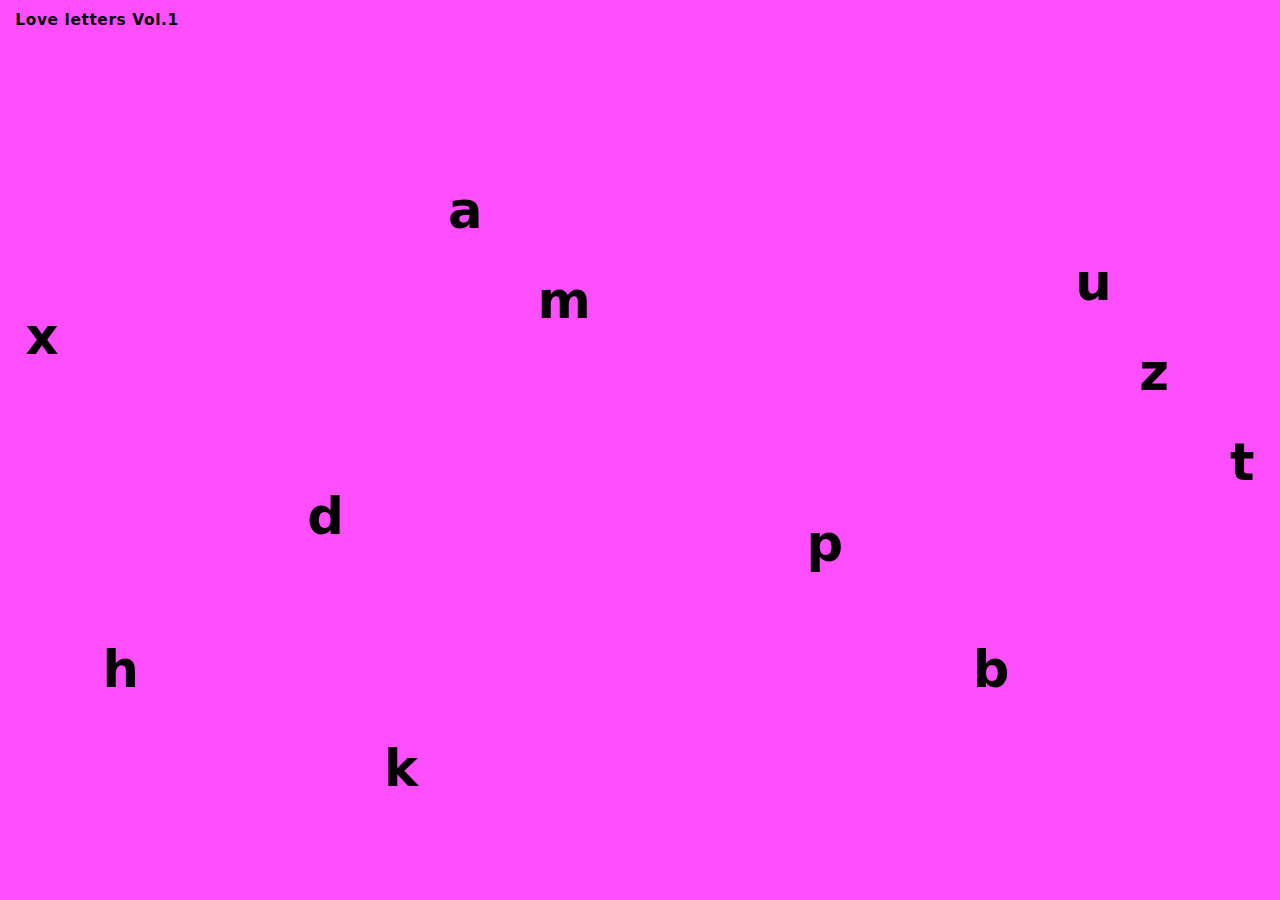
<file: index.html>
<!DOCTYPE html>
<html lang="en">
  <head>
    <meta charset="utf-8" />
    <meta name="viewport" content="width=device-width, initial-scale=1" />
    <title>Love Letters Vol.1</title>
    <link rel="stylesheet" href="style.css" />
    <link
      rel="preload"
      href="fonts/NeueMontreal-Bold.otf"
      as="font"
      type="font/otf"
      crossorigin
    />
  </head>
  <body>
    <main class="stage">
      <!-- top-left label -->
      <span class="label">Love letters Vol.1</span>

      <!-- scattered linked letters -->
      <a href="monotype1/mono1.html" class="scatter s-x">x</a>
      <a href="monotype2/mono2.html" class="scatter s-a">a</a>
      <a href="monotype3/mono3.html" class="scatter s-m">m</a>
      <a href="sketch-d/" class="scatter s-d">d</a>
      <a href="sketch-h/" class="scatter s-h">h</a>
      <a href="sketch-k/" class="scatter s-k">k</a>

      <a href="sketch-p/" class="scatter s-p">p</a>
      <a href="sketch-b/" class="scatter s-b">b</a>

      <a href="sketch-u/" class="scatter s-u">u</a>
      <a href="sketch-z/" class="scatter s-z">z</a>
      <a href="sketch-t/" class="scatter s-t">t</a>
    </main>
  </body>
</html>
</file>
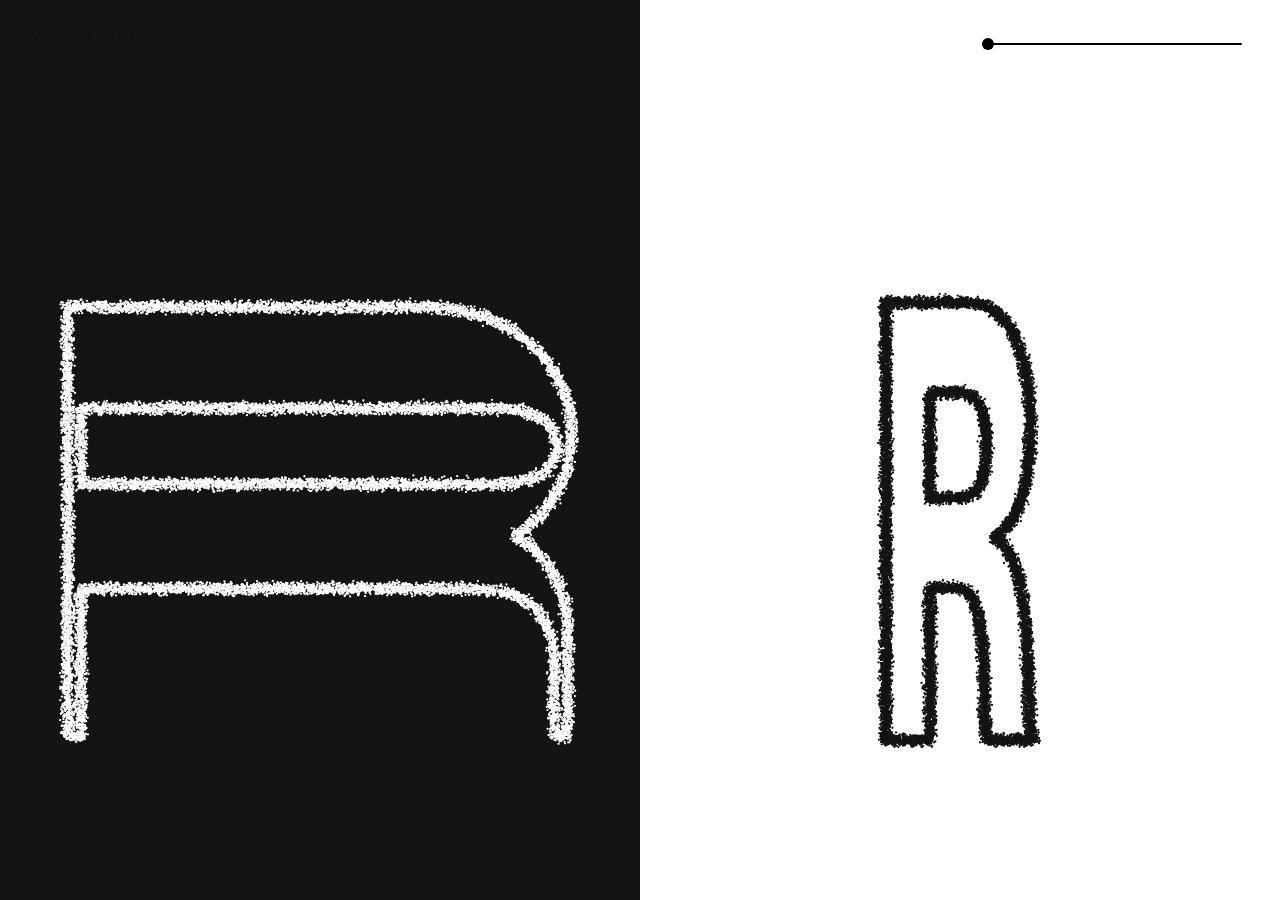
<file: monotype2/mono2.html>
<!DOCTYPE html>
<html lang="en">
  <head>
    <meta charset="utf-8" />
    <meta name="viewport" content="width=device-width, initial-scale=1.0">

    <title>Sketch</title>

    <link rel="stylesheet" type="text/css" href="style.css">

    <script src="libraries/p5.min.js"></script>
    <script src="libraries/p5.sound.min.js"></script>
  </head>

  <body>
    <script src="sketch.js"></script>
  </body>
</html>
</file>
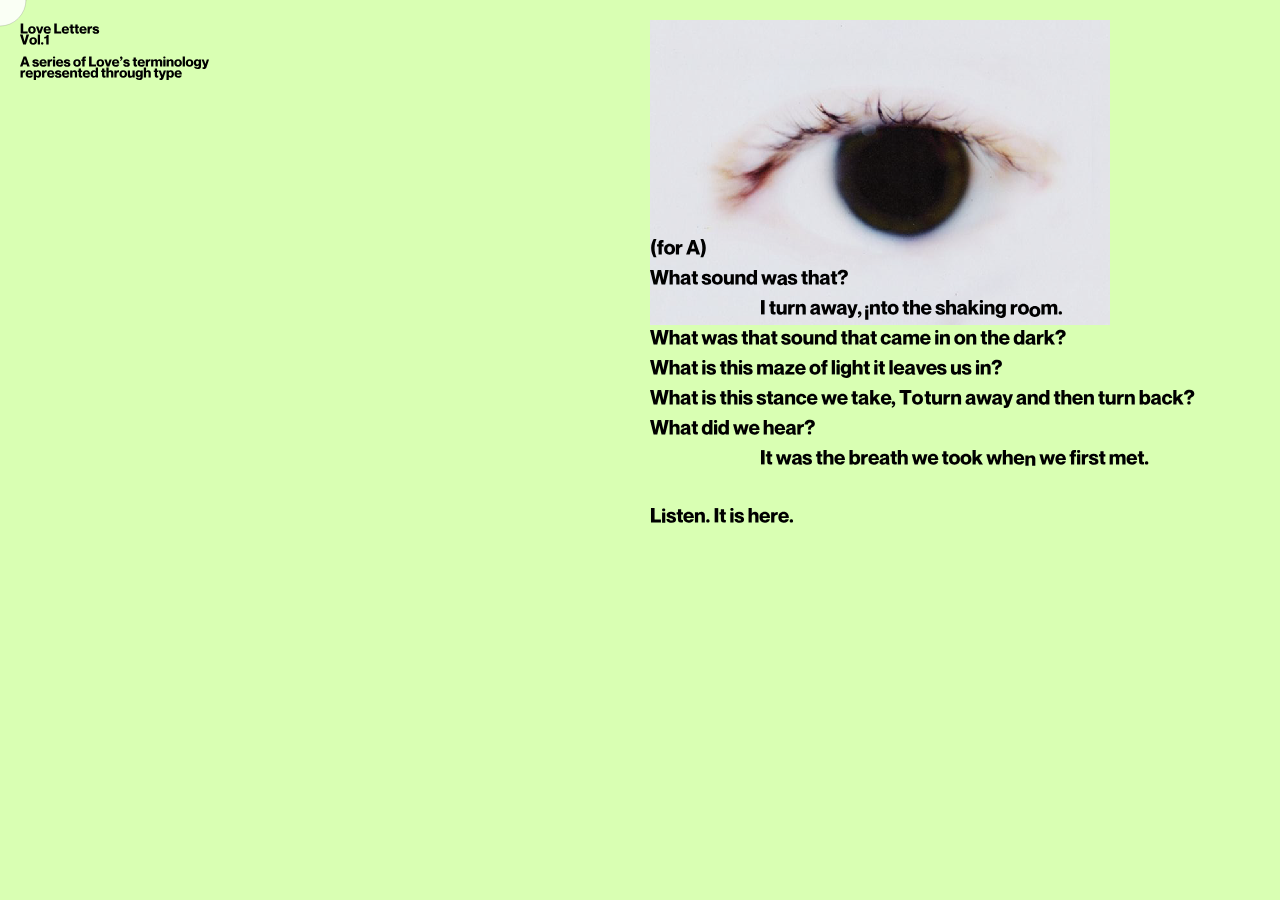
<file: monotype3/mono3.html>
<!DOCTYPE html>
<html lang="en">
  <head>
    <meta charset="utf-8" />
    <meta name="viewport" content="width=device-width, initial-scale=1.0" />

    <title>Sketch</title>

    <link rel="stylesheet" type="text/css" href="style.css" />

    <script src="libraries/p5.min.js"></script>
    <script src="libraries/p5.sound.min.js"></script>
  </head>

  <body>
    <script src="mono3.js"></script>
  </body>
</html>
</file>
<file: style.css>
/* -----------------------------
   FONT
------------------------------ */
@font-face {
  font-family: myFont; /* set name */
  src: url(fonts/NeueMontreal-Bold.otf); /* url of the font */
}

/* -----------------------------
   VARIABLES
------------------------------ */
:root {
  --bg: #ff4ffc;
  --accent: #000000;
}

/* -----------------------------
   RESET
------------------------------ */
* {
  box-sizing: border-box;
}

html,
body {
  width: 100%;
  height: 100%;
  margin: 0;
}

body {
  background: var(--bg);
  font-family: "Neue Montreal", system-ui, -apple-system, Segoe UI, Roboto,
    Arial, sans-serif;
}

/* -----------------------------
   STAGE
------------------------------ */
.stage {
  position: relative;
  width: 100vw;
  height: 100vh;
  overflow: hidden;
}

/* -----------------------------
   TOP-LEFT LABEL
------------------------------ */
.label {
  position: absolute;
  top: 1.2%;
  left: 1.2%;
  font-weight: 800;
  font-size: clamp(12px, 1.2vw, 18px);
  letter-spacing: 0.04em;
  color: var(--accent);
  pointer-events: none;
}

/* -----------------------------
   SCATTERED LETTER LINKS
------------------------------ */
.scatter {
  font: myFont, "Neue Montreal", system-ui, -apple-system, Segoe UI, Roboto,
    Arial, sans-serif;
  position: absolute;
  font-weight: 800;
  font-size: clamp(28px, 4vw, 80px);
  color: var(--accent);
  text-decoration: none;
  cursor: pointer;
}

/* underline only on hover */
.scatter:hover {
  text-decoration: underline;
  text-underline-offset: 0.15em;
}

/* -----------------------------
   POSITIONS (RESPONSIVE)
------------------------------ */
.s-x {
  left: 2%;
  top: 34%;
}
.s-a {
  left: 35%;
  top: 20%;
}
.s-m {
  left: 42%;
  top: 30%;
}

.s-d {
  left: 24%;
  top: 54%;
}
.s-h {
  left: 8%;
  top: 71%;
}
.s-k {
  left: 30%;
  top: 82%;
}

.s-p {
  left: 63%;
  top: 57%;
}
.s-b {
  left: 76%;
  top: 71%;
}

.s-u {
  left: 84%;
  top: 28%;
}
.s-z {
  left: 89%;
  top: 38%;
}
.s-t {
  left: 98%;
  top: 48%;
  transform: translateX(-100%);
}
</file>
<file: monotype3/style.css>
html, body {
  margin: 0;
  padding: 0;
}

canvas {
  display: block;
}
</file>
<file: monotype2/style.css>
html,
body {
  margin: 0;
  padding: 0;
}

canvas {
  display: block;
}

/* base reset */
.heart-slider {
  -webkit-appearance: none;
  appearance: none;
  background: transparent;
  height: 20px;
}

/* track (black line) */
.heart-slider::-webkit-slider-runnable-track {
  height: 2px;
  background: black;
  border-radius: 1px;
}

.heart-slider::-moz-range-track {
  height: 2px;
  background: black;
  border-radius: 1px;
}

/* thumb (black dot) */
.heart-slider::-webkit-slider-thumb {
  -webkit-appearance: none;
  appearance: none;
  width: 12px;
  height: 12px;
  background: black;
  border-radius: 50%;
  margin-top: -5px; /* centers dot on line */
  cursor: pointer;
}

.heart-slider::-moz-range-thumb {
  width: 12px;
  height: 12px;
  background: black;
  border-radius: 50%;
  border: none;
  cursor: pointer;
}
</file>
